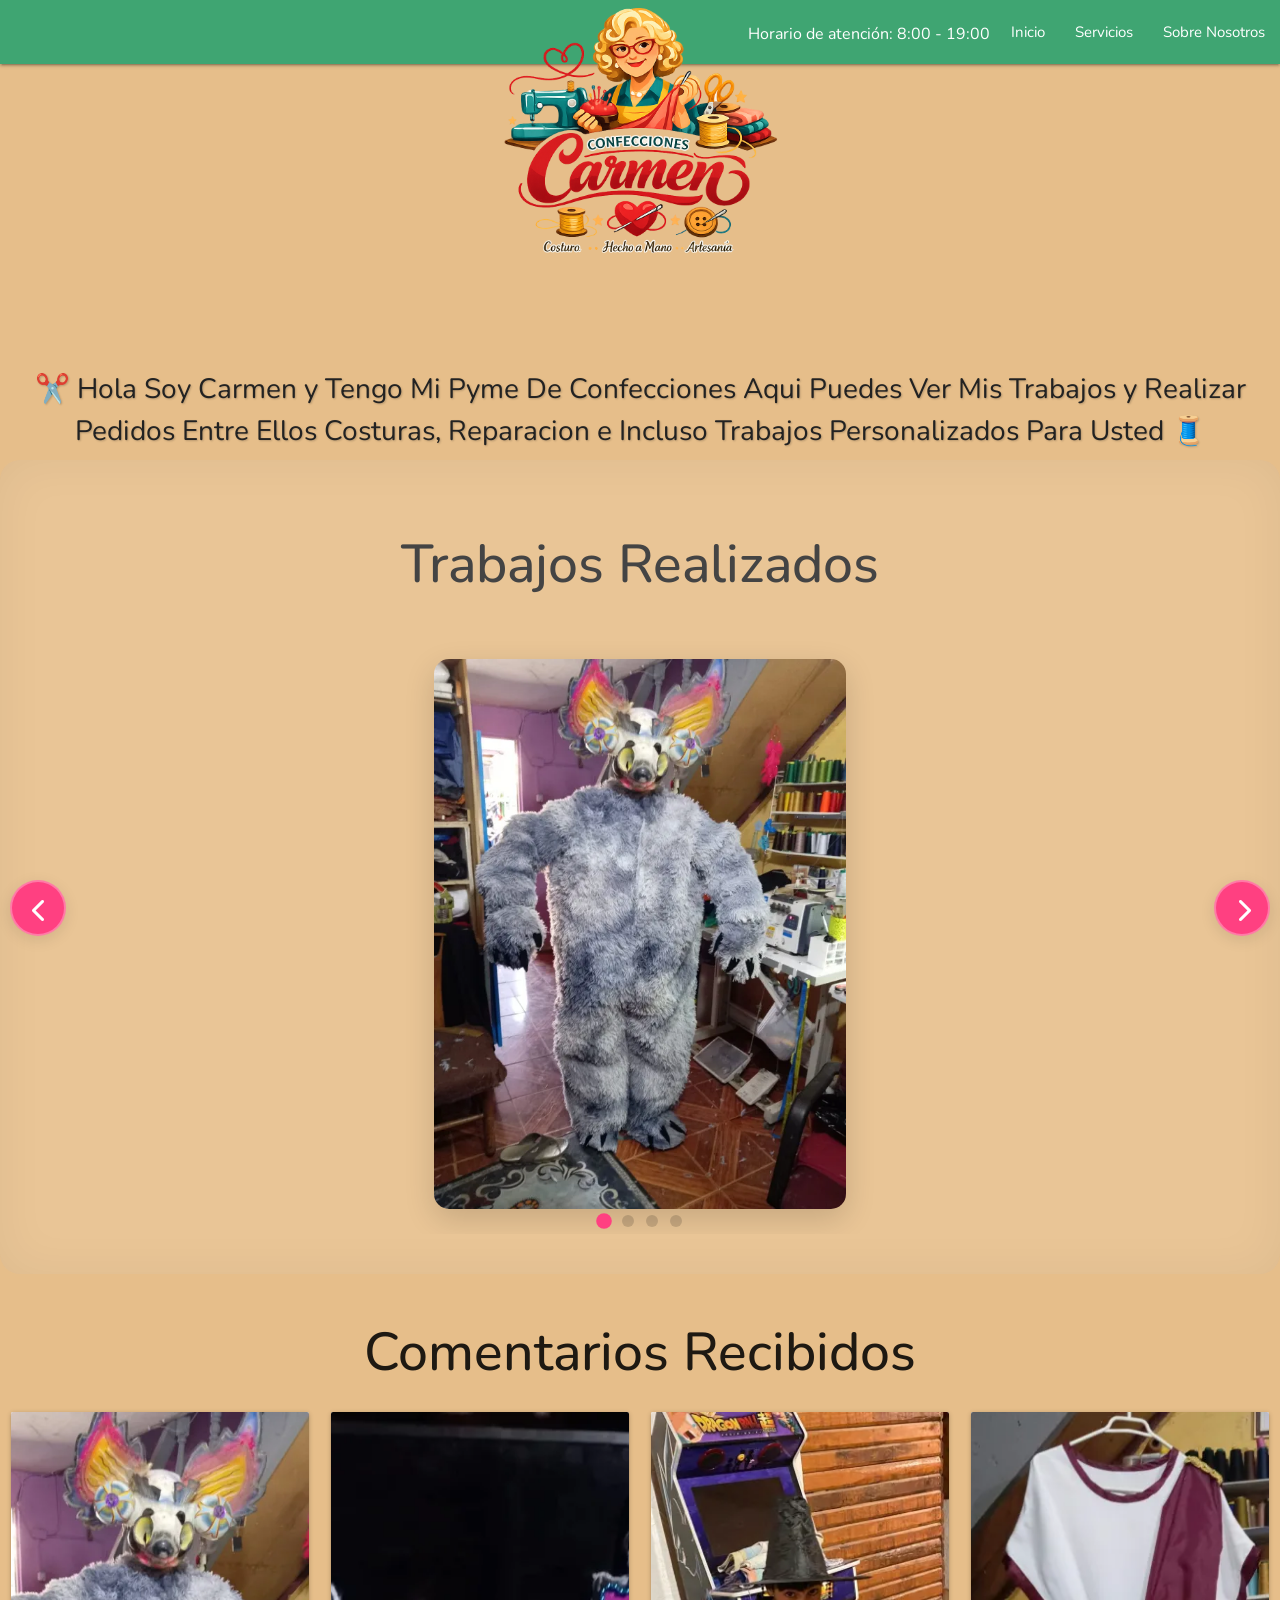
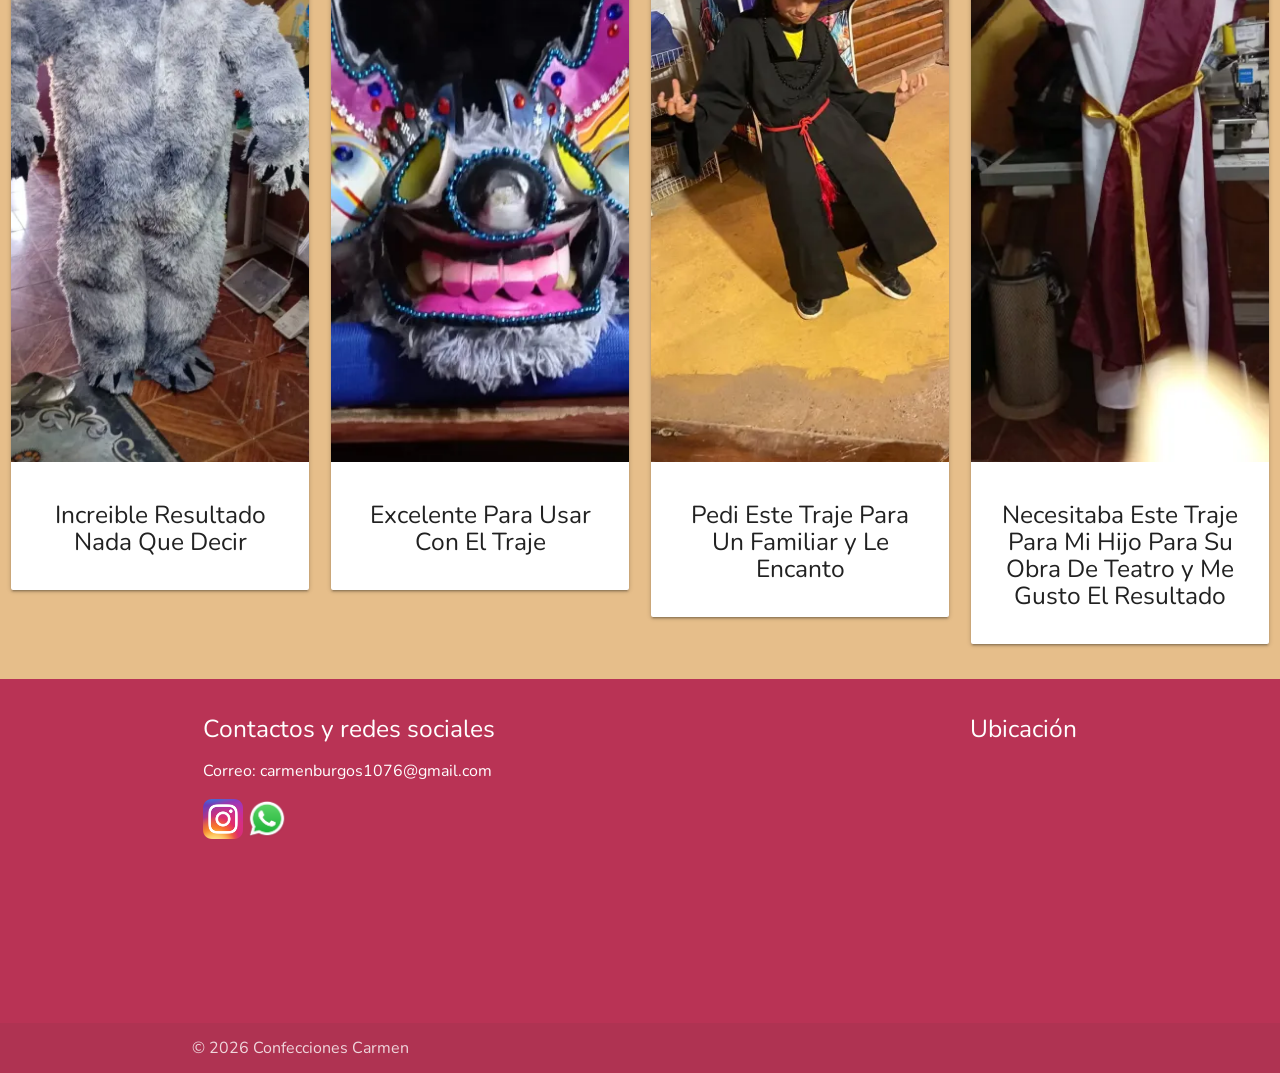
<file: Front_End_Proyecto/index.html>
<!DOCTYPE html>
<html lang="es">
<head>
  <meta charset="UTF-8">
  <meta name="viewport" content="width=device-width, initial-scale=1.0">
  <title>Tienda de Costuras</title>
  <!-- Se agrega referencias de font de google nunito-->
  <link rel="preconnect" href="https://fonts.googleapis.com">
  <link rel="preconnect" href="https://fonts.gstatic.com" crossorigin>
  <link href="https://fonts.googleapis.com/css2?family=Nunito:wght@400;600;700;800&display=swap" rel="stylesheet">
  <link rel="stylesheet" href="https://cdnjs.cloudflare.com/ajax/libs/font-awesome/6.5.0/css/all.min.css">
  <!-- Se agrega referencias de materialize-->
  <link rel="stylesheet" href="https://cdnjs.cloudflare.com/ajax/libs/materialize/1.0.0/css/materialize.min.css">
  <!-- Se agrega referencias de iconos de google -->
  <link href="https://fonts.googleapis.com/icon?family=Material+Icons" rel="stylesheet">
  <!-- Se agrega referencias de css personalizado-->
  <link rel="stylesheet" href="assets/css/css.css">

</head>
<body>
  <!-- aqui va la Barra superior -->
  <header>
    <nav class="barra-superior">
  <div class="nav-wrapper">
    <a href="index.html" class="brand-logo center">
      <img src="assets/img/ConC v3.png" alt="Logo Mi Empresa" class="logo-img">
    </a>

    <a href="#" data-target="mobile-nav" class="sidenav-trigger"><i class="material-icons">menu</i></a>

        <ul id="nav-mobile" class="right hide-on-med-and-down">
          <li><a href="index.html">Inicio</a></li>
          <li><a href="servicios.html">Servicios</a></li>
          <li><a href="nosotros.html">Sobre Nosotros</a></li>
        </ul>
        <span class="right horario-nav hide-on-small-only">Horario de atención: 8:00 - 19:00</span>
      </div>
    </nav>

    <!-- Menú lateral para móviles -->
    <ul class="sidenav" id="mobile-nav">
      <li><a href="index.html">Inicio</a></li>
      <li><a href="servicios.html">Servicios</a></li>
      <li><a href="nosotros.html">Sobre Nosotros</a></li>
    </ul>
  </header>

  
  <!-- Contenido principal -->
  <main>

     <div class="intro-trabajos">
    <p class="center-align">✂️ Hola Soy Carmen y Tengo Mi Pyme De Confecciones Aqui Puedes Ver Mis Trabajos y Realizar Pedidos Entre Ellos Costuras, Reparacion e Incluso Trabajos Personalizados Para Usted 🧵 </p>
  </div>
    <div class="carousel-container">
  <h2 class="center-align"><strong>Trabajos Realizados</strong></h2>
  
  <div class="carousel carousel-slider center">
    <a class="carousel-item" href="#one!"><img src="assets/img/oso_traje.webp" alt="Traje Oso"></a>
    <a class="carousel-item" href="#two!"><img src="assets/img/cabeza_oso.webp" alt="Cabeza Oso"></a>
    <a class="carousel-item" href="#three!"><img src="assets/img/saya-boy.webp" alt="Saya Boy"></a>
    <a class="carousel-item" href="#four!"><img src="assets/img/traje.webp" alt="Traje"></a>
  </div>

  <a class="btn-floating btn-large waves-effect waves-light pink accent-2 movePrevCarousel">
    <i class="fas fa-chevron-left"></i>
  </a>
  <a class="btn-floating btn-large waves-effect waves-light pink accent-2 moveNextCarousel">
    <i class="fas fa-chevron-right"></i>
  </a>
</div>
</div>
    <div class="products-content">
      <h2 class="center-align"><strong>Comentarios Recibidos</strong></h2>
      <div class="row">
        <div class="col s12 m3">
          <div class="card">
            <div class="card-image">
              <img class="responsive-img" src="assets/img/oso_traje.webp" alt="Imagen Traje Oso">
            </div>
            <div class="card-content">
              <h5  class="center-align ">Increible Resultado Nada Que Decir</h5>
            </div>
          </div>
        </div>

        <div class="col s12 m3">
          <div class="card">
            <div class="card-image">
              <img class="responsive-img" src="assets/img/cabeza_oso.webp" alt="Imagen Cabeza Oso">
            </div>
            <div class="card-content">
              <h5  class="center-align ">Excelente Para Usar Con El Traje</h5>
            </div>
          </div>
        </div>

        <div class="col s12 m3">
          <div class="card">
            <div class="card-image">
              <img class="responsive-img" src="assets/img/saya-boy.webp" alt="Imagen de un disfraz de Saya Boy">
            </div>
            <div class="card-content">
              <h5  class="center-align ">Pedi Este Traje Para Un Familiar y Le Encanto</h5>
            </div>
          </div>
        </div>

        <div class="col s12 m3">
          <div class="card">
            <div class="card-image">
              <img class="responsive-img" src="assets/img/traje.webp" alt="Imagen de un traje">
            </div>
            <div class="card-content">
              <h5  class="center-align ">Necesitaba Este Traje Para Mi Hijo Para Su Obra De Teatro y Me Gusto El Resultado</h5>
            </div>
          </div>
        </div>

      </div>
    </div>
    
  </main>


  <!-- aqui va el pie de pagina -->
  <footer class="page-footer">
    <div class="container">
      <div class="row">
        <!-- Columna izquierda: contactos y redes -->
        <div class="col s12 m6">
          <h5 class="white-text">Contactos y redes sociales</h5> 
          <p class="white-text"><a class="link_correo" href="mailto:carmenburgos1076@gmail.com">Correo: carmenburgos1076@gmail.com</a></p>
          <a href="https://www.instagram.com/carmenburgos1076" target="_blank">
            <img src="assets/img/Instagram_icon.png" alt="Instagram_icon" width="40" height="40">
          </a>
          <a href="https://wa.me/56961968245" target="_blank">
            <img src="assets/img/WhatsApp_icon.png" alt="WhatsApp_icon" width="40" height="40">
          </a>
        </div>

        <div class="col s12 m6 right-align">
          <h5 class="white-text">Ubicación</h5>
          <div class="map-container">
            <iframe 
              src="https://www.google.com/maps/embed?pb=!4v1776399993003!6m8!1m7!1stLhyUdAjSl9Hm99v_wA_qw!2m2!1d-27.35488574480108!2d-70.31295464210376!3f214.4098993925791!4f-11.968861570810489!5f0.7820865974627469" 
              style="border:0;" 
              allowfullscreen="" 
              loading="lazy">
            </iframe>
          </div>
        </div>
      </div>
    </div>

    <div class="footer-copyright">
      <div class="container">
        © 2026 Confecciones Carmen
      </div>
    </div>
  </footer>



  <script src="https://cdnjs.cloudflare.com/ajax/libs/materialize/1.0.0/js/materialize.min.js"></script>
  <script src="assets/js/js.js"></script>
</body>
</html>
</file>
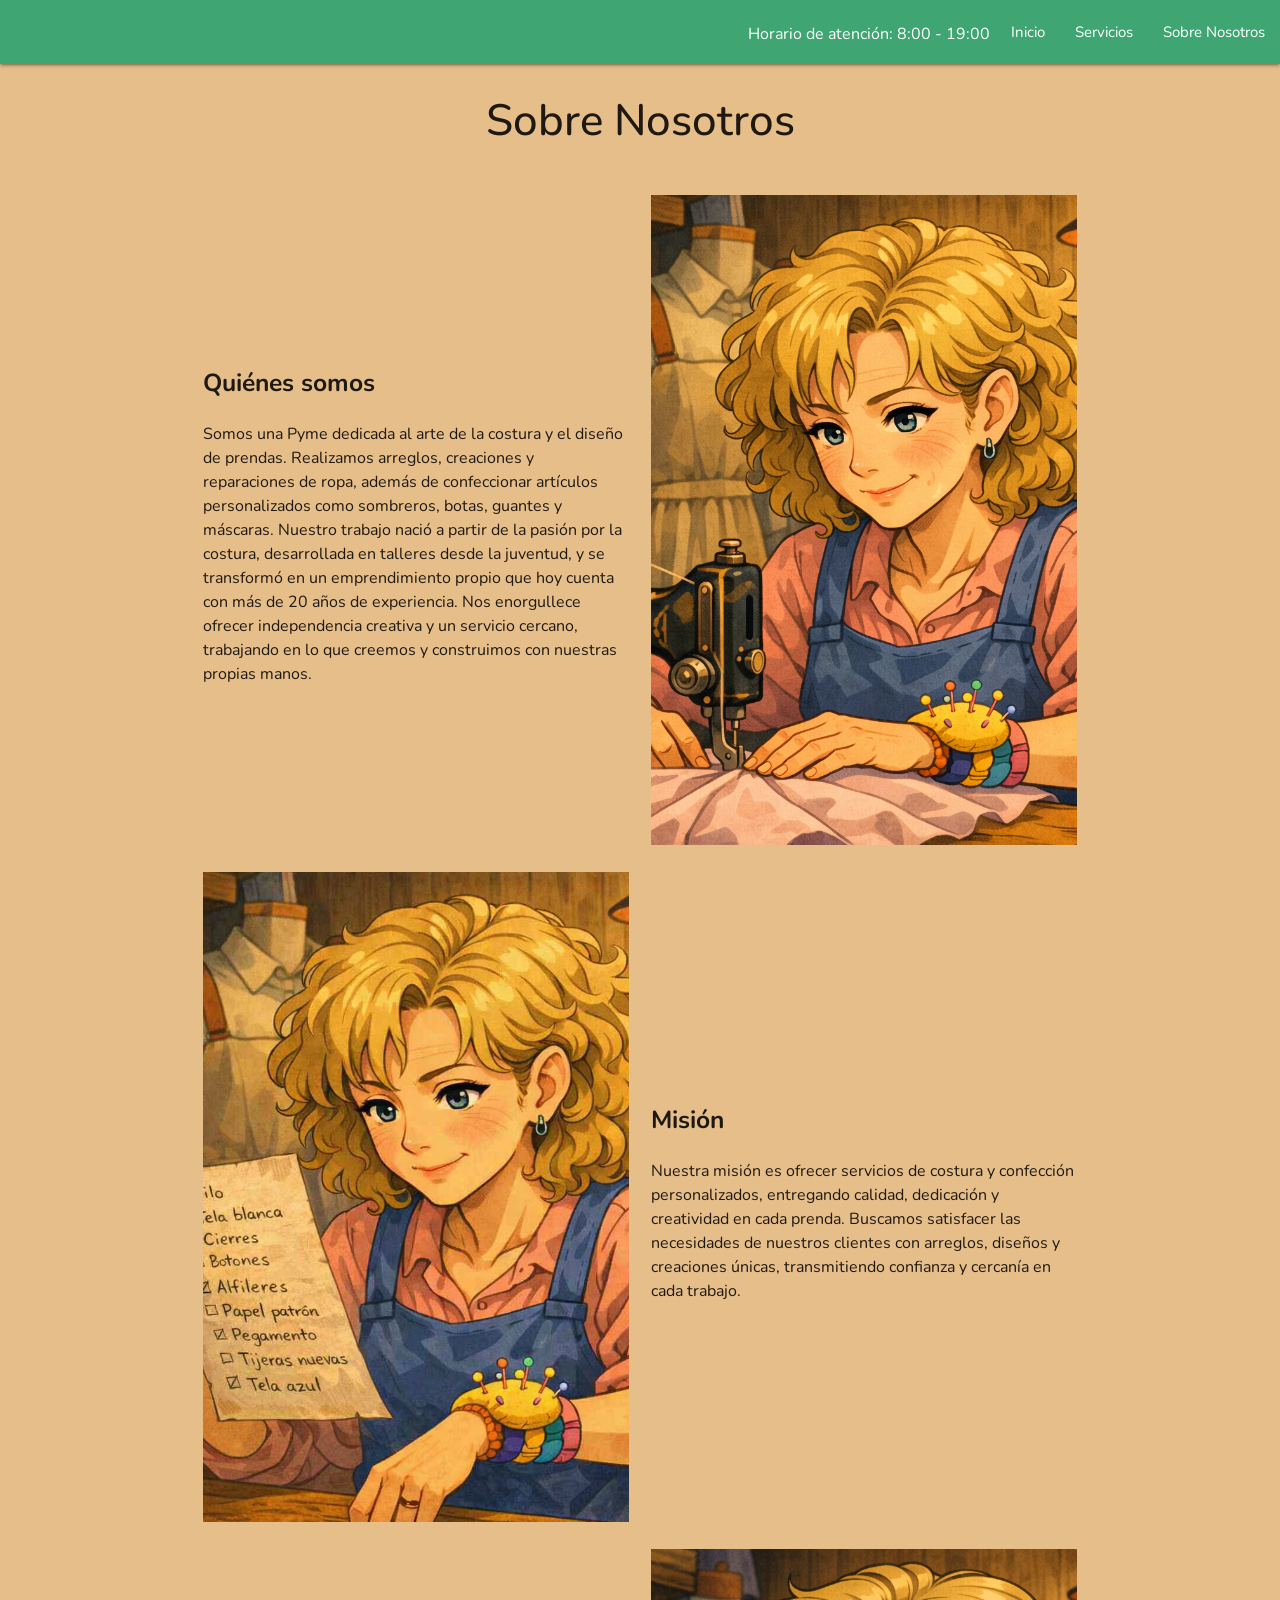
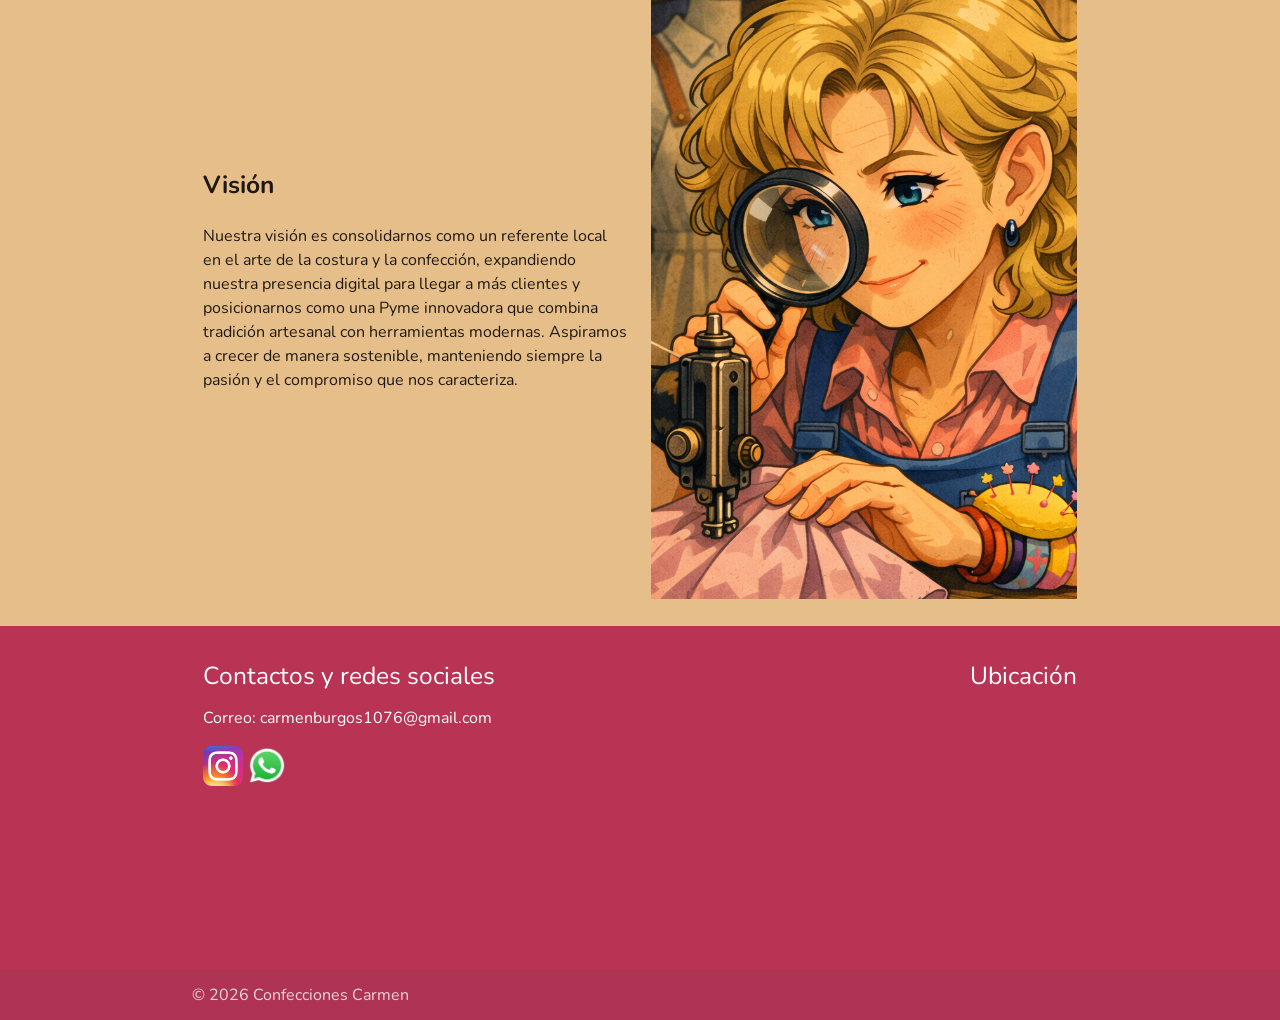
<file: Front_End_Proyecto/nosotros.html>
<!DOCTYPE html>
<html lang="es">
<head>
  <meta charset="UTF-8">
  <meta name="viewport" content="width=device-width, initial-scale=1.0">
  <title>Tienda de Costuras</title>

  <link rel="preconnect" href="https://fonts.googleapis.com">
  <link rel="preconnect" href="https://fonts.gstatic.com" crossorigin>
  <link href="https://fonts.googleapis.com/css2?family=Nunito:wght@400;600;700;800&display=swap" rel="stylesheet">
  <link rel="stylesheet" href="https://cdnjs.cloudflare.com/ajax/libs/font-awesome/6.5.0/css/all.min.css">
  <link rel="stylesheet" href="https://cdnjs.cloudflare.com/ajax/libs/materialize/1.0.0/css/materialize.min.css">
  <link href="https://fonts.googleapis.com/icon?family=Material+Icons" rel="stylesheet">
  <link rel="stylesheet" href="assets/css/css.css">

</head>
<body>
  <!-- aqui va la Barra superior -->
  <header>
    <nav class="barra-superior">
  <div class="nav-wrapper">
    <!-- <a href="index.html" class="brand-logo center">
      <img src="img/ConC v3.png" alt="Logo Mi Empresa" class="logo-img">
    </a> !-->

    <a href="#" data-target="mobile-nav" class="sidenav-trigger"><i class="material-icons">menu</i></a>

        <ul id="nav-mobile" class="right hide-on-med-and-down">
          <li><a href="index.html">Inicio</a></li>
          <li><a href="servicios.html">Servicios</a></li>
          <li><a href="nosotros.html">Sobre Nosotros</a></li>
        </ul>
        <span class="right horario-nav hide-on-small-only">Horario de atención: 8:00 - 19:00</span>
      </div>
    </nav>

    <!-- Menú lateral para móviles -->
    <ul class="sidenav" id="mobile-nav">
      <li><a href="index.html">Inicio</a></li>
      <li><a href="servicios.html">Servicios</a></li>
      <li><a href="nosotros.html">Sobre Nosotros</a></li>
    </ul>
  </header>

  
  <!-- Contenido principal -->
  <main class="main-content">
    <div class="container">
      <h3 class="center-align title-nosotros"><strong>Sobre Nosotros</strong></h3>

      <!-- Fila 1: Texto | Imagen -->
      <div class="row valign-wrapper">
        <div class="col s12 m6">
          <h5 class="title-nosotros-datos">Quiénes somos</h5>
          <p>Somos una Pyme dedicada al arte de la costura y el diseño de prendas. Realizamos arreglos,
             creaciones y reparaciones de ropa, además de confeccionar artículos personalizados como sombreros, 
             botas, guantes y máscaras. Nuestro trabajo nació a partir de la pasión por la costura, desarrollada en 
             talleres desde la juventud, y se transformó en un emprendimiento propio que hoy cuenta con más de 20 años de experiencia.
             Nos enorgullece ofrecer independencia creativa y un servicio cercano, trabajando en lo que creemos y construimos con nuestras propias manos. </p>
        </div>
        <div class="col m6 hide-on-small-only">
          <img src="assets/img/imagenia.png" alt="Sobre nosotros" class="responsive-img">
        </div>
      </div>

      <!-- Fila 2: Imagen | Texto -->
      <div class="row valign-wrapper">
        <div class="col m6 hide-on-small-only">
          <img src="assets/img/imagenia3.png" alt="Sobre nosotros" class="responsive-img">
        </div>
        <div class="col s12 m6">
          <h5 class="title-nosotros-datos">Misión</h5>
          <p>Nuestra misión es ofrecer servicios de costura y confección personalizados, 
            entregando calidad, dedicación y creatividad en cada prenda. 
            Buscamos satisfacer las necesidades de nuestros clientes con arreglos, diseños y creaciones únicas, 
            transmitiendo confianza y cercanía en cada trabajo.</p>
        </div>
      </div>

      <!-- Fila 3: Texto | Imagen -->
      <div class="row valign-wrapper">
        <div class="col s12 m6">
          <h5 class="title-nosotros-datos">Visión</h5>
          <p>Nuestra visión es consolidarnos como un referente local en el arte de la costura y la confección, 
            expandiendo nuestra presencia digital para llegar a más clientes y posicionarnos como una Pyme innovadora que combina tradición 
            artesanal con herramientas modernas. Aspiramos a crecer de manera sostenible, manteniendo siempre la pasión y el compromiso que nos caracteriza.</p>
        </div>
        <div class="col m6 hide-on-small-only">
          <img src="assets/img/imagenia2.png" alt="Sobre nosotros" class="responsive-img">
        </div>
      </div>

    </div>
  </main>


  <!-- aqui va el pie de pagina -->
  <footer class="page-footer">
    <div class="container">
      <div class="row">
        <!-- Columna izquierda: contactos y redes -->
        <div class="col s12 m6">
          <h5 class="white-text">Contactos y redes sociales</h5> 
         <p class="white-text"><a class="link_correo" href="mailto:carmenburgos1076@gmail.com">Correo: carmenburgos1076@gmail.com</a></p>
          <a href="https://www.instagram.com/carmenburgos1076" target="_blank">
            <img src="assets/img/Instagram_icon.png" alt="Instagram_icon" width="40" height="40">
          </a>
          <a href="https://wa.me/56961968245" target="_blank">
            <img src="assets/img/WhatsApp_icon.png" alt="WhatsApp_icon" width="40" height="40">
          </a>
        </div>

        <div class="col s12 m6 right-align">
          <h5 class="white-text">Ubicación</h5>
          <div class="map-container">
            <iframe 
              src="https://www.google.com/maps/embed?pb=!4v1776399993003!6m8!1m7!1stLhyUdAjSl9Hm99v_wA_qw!2m2!1d-27.35488574480108!2d-70.31295464210376!3f214.4098993925791!4f-11.968861570810489!5f0.7820865974627469" 
              style="border:0;" 
              allowfullscreen="" 
              loading="lazy">
            </iframe>
          </div>
        </div>
      </div>
    </div>

    <div class="footer-copyright">
      <div class="container">
        © 2026 Confecciones Carmen
      </div>
    </div>
  </footer>



  <script src="https://cdnjs.cloudflare.com/ajax/libs/materialize/1.0.0/js/materialize.min.js"></script>
  <script src="assets/js/js.js"></script>
</body>
</html>
</file>
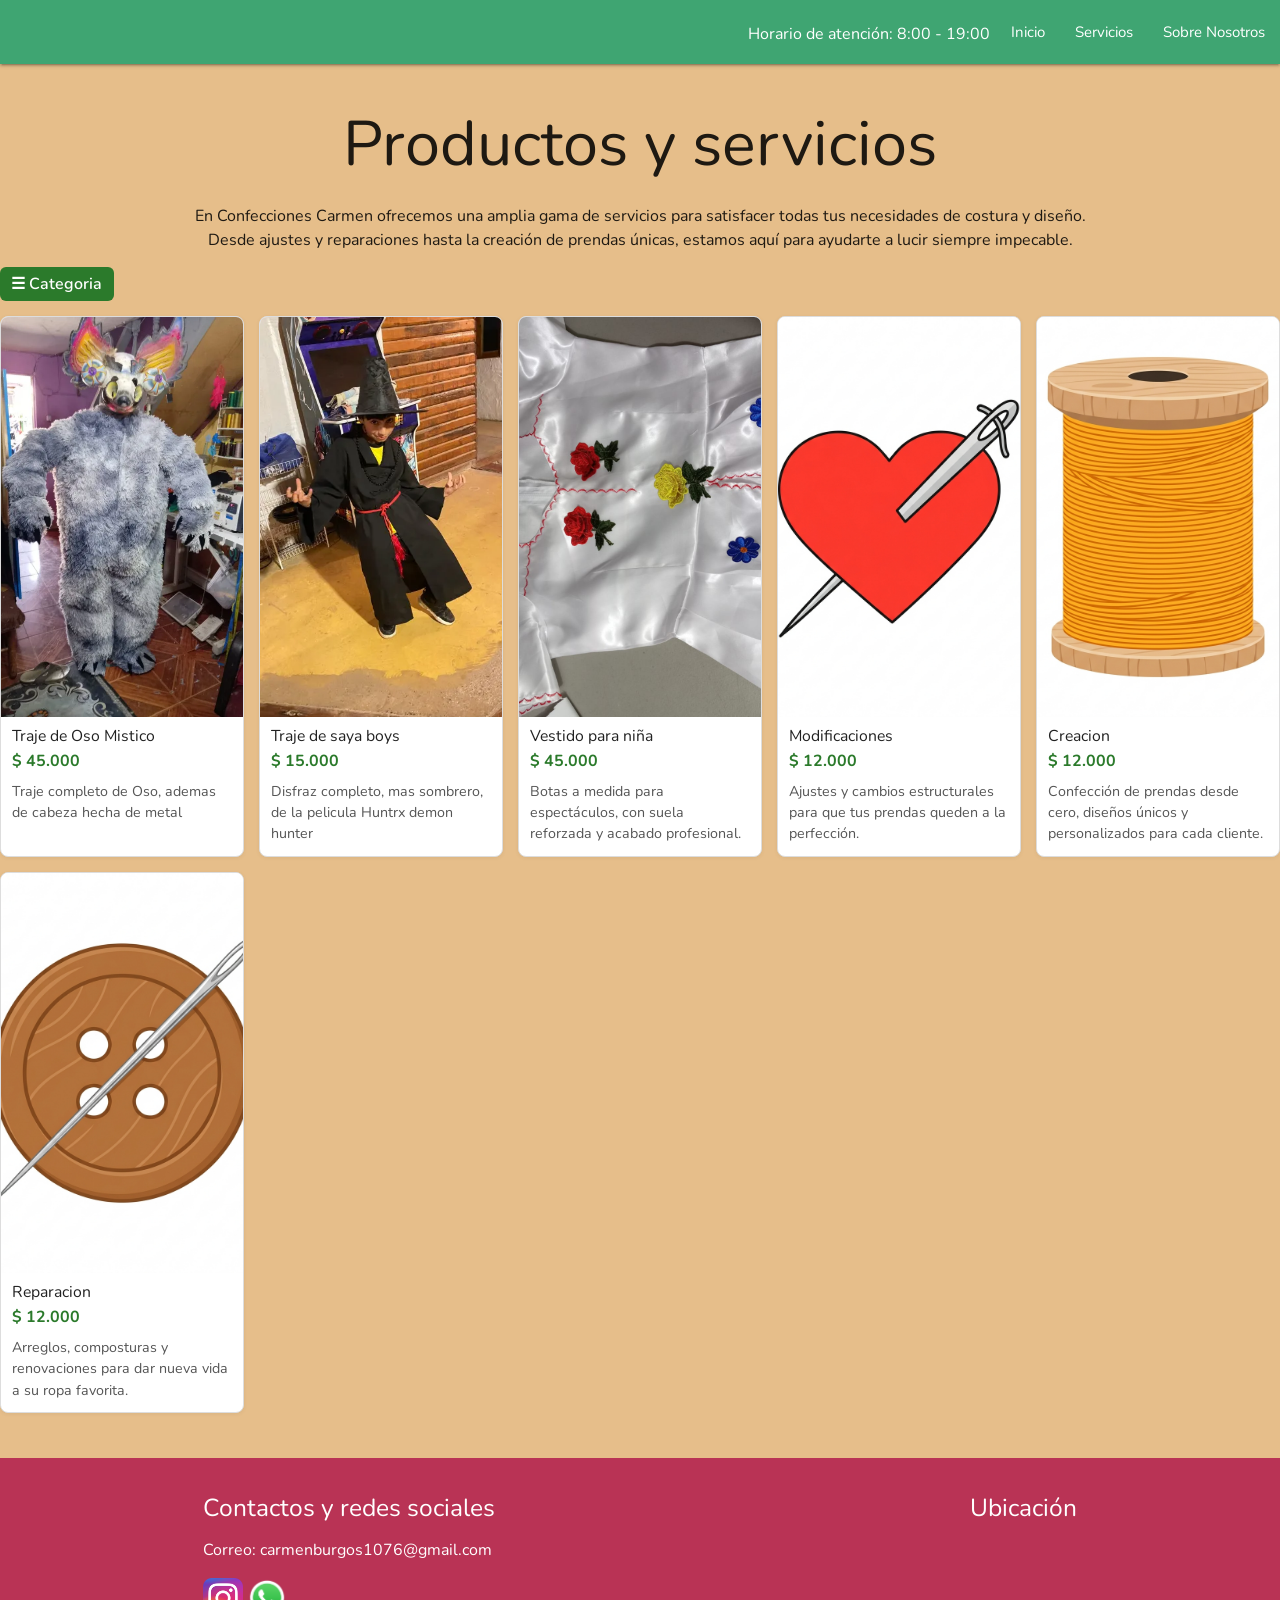
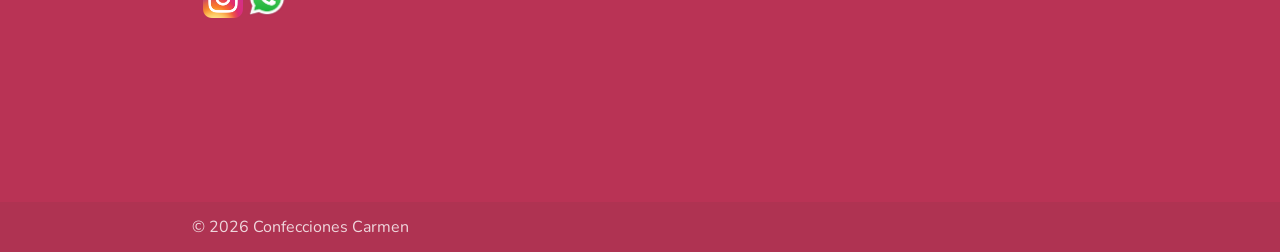
<file: Front_End_Proyecto/servicios.html>
<!DOCTYPE html>
<html lang="es">
<head>
  <meta charset="UTF-8">
  <meta name="viewport" content="width=device-width, initial-scale=1.0">
  <title>Tienda de Costuras</title>

  <link rel="preconnect" href="https://fonts.googleapis.com">
  <link rel="preconnect" href="https://fonts.gstatic.com" crossorigin>
  <link href="https://fonts.googleapis.com/css2?family=Nunito:wght@400;600;700;800&display=swap" rel="stylesheet">
  <link rel="stylesheet" href="https://cdnjs.cloudflare.com/ajax/libs/materialize/1.0.0/css/materialize.min.css">
  <link href="https://fonts.googleapis.com/icon?family=Material+Icons" rel="stylesheet">
  <link rel="stylesheet" href="assets/css/css.css">
  <link rel="stylesheet" href="assets/css/filtrohambur.css">
  <link rel="stylesheet" href="assets/css/productos.css">


</head>
<body>
  <!-- aqui va la Barra superior -->
  <header>
    <nav class="barra-superior">
  <div class="nav-wrapper">
    <!--<a href="index.html" class="brand-logo center">
      <img src="img/ConC v3.png" alt="Logo Mi Empresa" class="logo-img">
   </a> -->

    <a href="#" data-target="mobile-nav" class="sidenav-trigger"><i class="material-icons">menu</i></a>

        <ul id="nav-mobile" class="right hide-on-med-and-down">
          <li><a href="index.html">Inicio</a></li>
          <li><a href="servicios.html">Servicios</a></li>
          <li><a href="nosotros.html">Sobre Nosotros</a></li>
        </ul>
        <span class="right horario-nav hide-on-small-only">Horario de atención: 8:00 - 19:00</span>
      </div>
    </nav>

    <!-- Menú lateral para móviles -->
    <ul class="sidenav" id="mobile-nav">
      <li><a href="index.html">Inicio</a></li>
      <li><a href="servicios.html">Servicios</a></li>
      <li><a href="nosotros.html">Sobre Nosotros</a></li>
    </ul>
  </header>

  
  <!-- Contenido principal -->
   <!-- Contenedor donde se insertarán las tarjetas dinámicas -->

  <main>  
    <section class="main-content">
      <h1 class="center-align">Productos y servicios</h1>
      <p class=" container center-align">En Confecciones Carmen ofrecemos una amplia gama de servicios para satisfacer todas tus necesidades de costura y diseño. Desde ajustes y reparaciones hasta la creación de prendas únicas, estamos aquí para ayudarte a lucir siempre impecable.</p>
      <div id="productos-container" class="productos-grid" aria-live="polite"></div>

    </section>
  </main>
  <div id="productos-container" class="productos-grid" aria-live="polite"></div>


  <!-- aqui va el pie de pagina -->
  <footer class="page-footer">
    <div class="container">
      <div class="row">
        <!-- Columna izquierda: contactos y redes -->
        <div class="col s12 m6">
          <h5 class="white-text">Contactos y redes sociales</h5> 
          <p class="white-text"><a class="link_correo" href="mailto:carmenburgos1076@gmail.com">Correo: carmenburgos1076@gmail.com</a></p>
          <a href="https://www.instagram.com/carmenburgos1076" target="_blank">
            <img src="assets/img/Instagram_icon.png" alt="Instagram_icon" width="40" height="40">
          </a>
          <a href="https://wa.me/56961968245" target="_blank">
            <img src="assets/img/WhatsApp_icon.png" alt="WhatsApp_icon" width="40" height="40">
          </a>
        </div>

        <div class="col s12 m6 right-align">
          <h5 class="white-text">Ubicación</h5>
          <div class="map-container">
            <iframe 
              src="https://www.google.com/maps/embed?pb=!4v1776399993003!6m8!1m7!1stLhyUdAjSl9Hm99v_wA_qw!2m2!1d-27.35488574480108!2d-70.31295464210376!3f214.4098993925791!4f-11.968861570810489!5f0.7820865974627469" 
              style="border:0;" 
              allowfullscreen="" 
              loading="lazy">
            </iframe>
          </div>
        </div>
      </div>
    </div>

    <div class="footer-copyright">
      <div class="container">
        © 2026 Confecciones Carmen
      </div>
    </div>
  </footer>



  <script src="https://cdnjs.cloudflare.com/ajax/libs/materialize/1.0.0/js/materialize.min.js"></script>
  <script src="assets/js/js.js"></script>
  <script src="assets/js/productos.js"></script>
  <script src="assets/js/filtro.js"></script>
  <script src="assets/js/filtro_hamburguesa.js"></script>
</body>
</html>
</file>
<file: Front_End_Proyecto/assets/css/css.css>
@import url('https://fonts.googleapis.com/css2?family=Nunito:wght@400;600;700;800&display=swap');

*:not(i):not(.fas):not(.fab):not(.far):not(.fal):not(.fad):not(.fat):not(.material-icons) {
  font-family: 'Nunito', sans-serif;
}

 body {
    display: flex;
    min-height: 100vh;
    flex-direction: column;
    font-size: 16px;
    background-color: #E6BE8A;
  }

  .responsive-img {
    height: 650px  !important;
    width: 100% !important;
    object-fit: cover;

  }
  
  .horario-nav {
  font-size: 16px;   
  padding: 2px 6px;  
}

  main {
    flex: 1 0 auto;
  }

  .title-nosotros {
    margin-bottom: 50px;
  }

  .title-nosotros-datos {
    margin-bottom: 25px;
    margin-top: 25px;
    font-weight: bold !important;
  }

  .barra-superior {
  background-color: #3FA572;
  }

  /* ── Estilos Limpios del Carrusel ── */
  .carousel-container {
    padding: 40px 0;
    background: rgba(255, 255, 255, 0.1); /* Sutil fondo para separar secciones */
    border-radius: 20px;
    margin: 20px 0;
    position: relative;
    overflow: hidden;
    box-shadow: inset 0 0 50px rgba(0,0,0,0.05);
  }

  .carousel-container h2 {
    margin-bottom: 40px;
    font-weight: 700;
    color: #444;
  }

  .carousel {
    height: 600px !important;
    width: 100%;
  }

  .carousel.carousel-slider {
    height: 600px !important;
  }

  .carousel .carousel-item {
    display: flex !important;
    justify-content: center;
    align-items: center;
    width: 100% !important;
    opacity: 0; /* Inactivo */
    transition: opacity 0.5s ease;
  }

  .carousel .carousel-item.active {
    opacity: 1;
  }

  .carousel-item img {
    width: auto !important; 
    max-height: 550px;
    border-radius: 15px; /* Bordes suaves */
    box-shadow: 0 10px 30px rgba(0,0,0,0.15); /* Sombra elegante */
    transition: transform 0.3s ease;
    object-fit: contain;
  }

  .carousel-item img:hover {
    transform: scale(1.02); /* Micro-interacción */
  }

  /* Botones de navegación con desenfoque de fondo */
  .moveNextCarousel, .movePrevCarousel {
    position: absolute;
    top: 55%;
    z-index: 10;
    transform: translateY(-50%);
    background-color: rgba(255, 64, 129, 0.7) !important;
    backdrop-filter: blur(5px);
    border: 2px solid rgba(255, 255, 255, 0.3);
    box-shadow: 0 4px 15px rgba(0,0,0,0.1) !important;
    transition: all 0.3s ease !important;
  }

  .movePrevCarousel {
    left: 10px;
  }

  .moveNextCarousel {
    right: 10px;
  }

  .moveNextCarousel:hover, .movePrevCarousel:hover {
    background-color: rgba(255, 64, 129, 1) !important;
    transform: translateY(-50%) scale(1.1);
  }

  .carousel .indicators .indicator-item {
    background-color: rgba(0,0,0,0.15);
    width: 12px;
    height: 12px;
    margin: 0 6px;
    transition: transform 0.3s ease;
  }

  .carousel .indicators .indicator-item.active {
    background-color: #ff4081;
    transform: scale(1.3);
  }

  /* ───────────────────────────────── */

  .logo-img {
  height: 350px;
  margin-top: -25px;
  }

  .logo-alter {
  height: 300px;
  position: absolute;
  top: -50px;
  left: -1275px;
  }

  .products-content {
  margin-top: 50px;
  }

  .intro-trabajos {
  margin-top: 300px;
  margin-bottom: -20px;
  font-size: 28px;
  text-shadow: 1px 1px 2px rgba(0,0,0,0.2);
  color: #222;
  }

  /* ── Accesibilidad ── */
  a:focus,
  button:focus,
  input:focus,
  select:focus,
  textarea:focus {
    outline: 1px solid #818181;
    outline-offset: 2px;
    border-radius: 2px;
  }
  
  nav {
    background-color: #3FA572; /* Color base del nav */
  }

  .sidenav {
    background-color: #3FA572;
  }

  .sidenav li a {
    color: white !important;
    font-weight: 600;
  }

  .sidenav li a:hover {
    background-color: rgba(255, 255, 255, 0.1) !important;
  }
  
  .page-footer {
    background-color: #b93355;
  }
  
  .responsive-service-img {
    height: 150px !important;
    width: auto !important;
    margin: 20px auto 0 !important;
    display: block;
    object-fit: contain;
  }

  .card_servicios {
    border-radius: 15px;
  }

  .link_correo {
    color: white;
  }

  .link_correo:hover {
    color: #FFD1DC;
  }

  /* Estilos para el Mapa Responsivo */
  .map-container {
    width: 100%;
    max-width: 400px;
    height: 250px;
    margin-left: auto;
    border-radius: 8px;
    overflow: hidden;
  }

  .map-container iframe {
    width: 100% !important;
    height: 100% !important;
  }

  @media only screen and (max-width: 600px) {
    .map-container {
      max-width: 100%;
      height: 200px;
      margin-top: 20px;
    }
    
    .logo-img {
      height: 200px;
      margin-top: 0;
    }

    .intro-trabajos {
      margin-top: 150px;
      font-size: 20px;
    }

    .carousel, .carousel.carousel-slider {
      height: 400px !important;
    }
    
    .carousel-item img {
      max-height: 350px;
    }
  }
</file>
<file: Front_End_Proyecto/assets/css/filtrohambur.css>
/* filtro-hamburguesa */
.filtro-hamburguesa-wrapper {
  display: flex;
  align-items: center;
  gap: 0.5rem;
  margin: 1rem 0;
}

.filtro-hamburguesa-btn {
  background: #2b7a2b;
  color: #fff;
  border: none;
  padding: 0.5rem 0.75rem;
  border-radius: 6px;
  cursor: pointer;
  font-weight: 600;
}

.filtro-hamburguesa-btn:focus {
  outline: 3px solid rgba(43,122,43,0.25);
}

.panel-filtro-hamburguesa {
  display: none;
  position: relative;
  background: #fff;
  border: 1px solid #ddd;
  padding: 0.5rem;
  border-radius: 6px;
  box-shadow: 0 6px 18px rgba(0,0,0,0.06);
}

.panel-filtro-hamburguesa.open {
  display: block;
}

.filtro-item {
  margin: 0.25rem 0;
  display: flex;
  align-items: center;
  gap: 0.5rem;
}

.filtro-label {
  cursor: pointer;
  color: #2b7a2b;
  font-size: 15px;
}

/* Mensaje sin resultados */
.sin-resultados {
  color: #666;
  font-style: italic;
  padding: 1rem 0;
}
</file>
<file: Front_End_Proyecto/assets/css/productos.css>
/* Grid contenedor */
.productos-grid {
  display: grid;
  grid-template-columns: repeat(auto-fit, minmax(220px, 1fr));
  gap: 1rem;
  margin: 1rem 0;
}

/* Tarjeta */
.tarjeta-producto {
  border: 1px solid #ddd;
  border-radius: 8px;
  overflow: hidden;
  background: #fff;
  box-shadow: 0 1px 4px rgba(0,0,0,0.06);
  cursor: pointer;
  outline: none;
  transition: transform .12s ease, box-shadow .12s ease;
  display: flex;
  flex-direction: column;
  height: 100%;
}

.tarjeta-producto:focus {
  box-shadow: 0 0 0 3px rgba(100,150,250,0.25);
}

.tarjeta-img img {
  width: 100%;
  height: 400px;
  object-fit: cover;
  display: block;
}

.tarjeta-contenido {
  padding: 0.75rem;
  flex: 1;
}

.tarjeta-nombre {
  margin: 0 0 0.25rem 0;
  font-size: 1.05rem;
}

.tarjeta-precio {
  margin: 0 0 0.5rem 0;
  font-weight: 700;
  color: #2b7a2b;
}

.tarjeta-descripcion {
  margin: 0;
  color: #555;
  font-size: 0.95rem;
}

/* Estilo visual cuando está seleccionada */
.tarjeta-producto.seleccionada {
  border-color: #2b7a2b;
  box-shadow: 0 6px 18px rgba(43,122,43,0.12);
  transform: translateY(-4px);
  background: #f7fff7;
}
</file>
